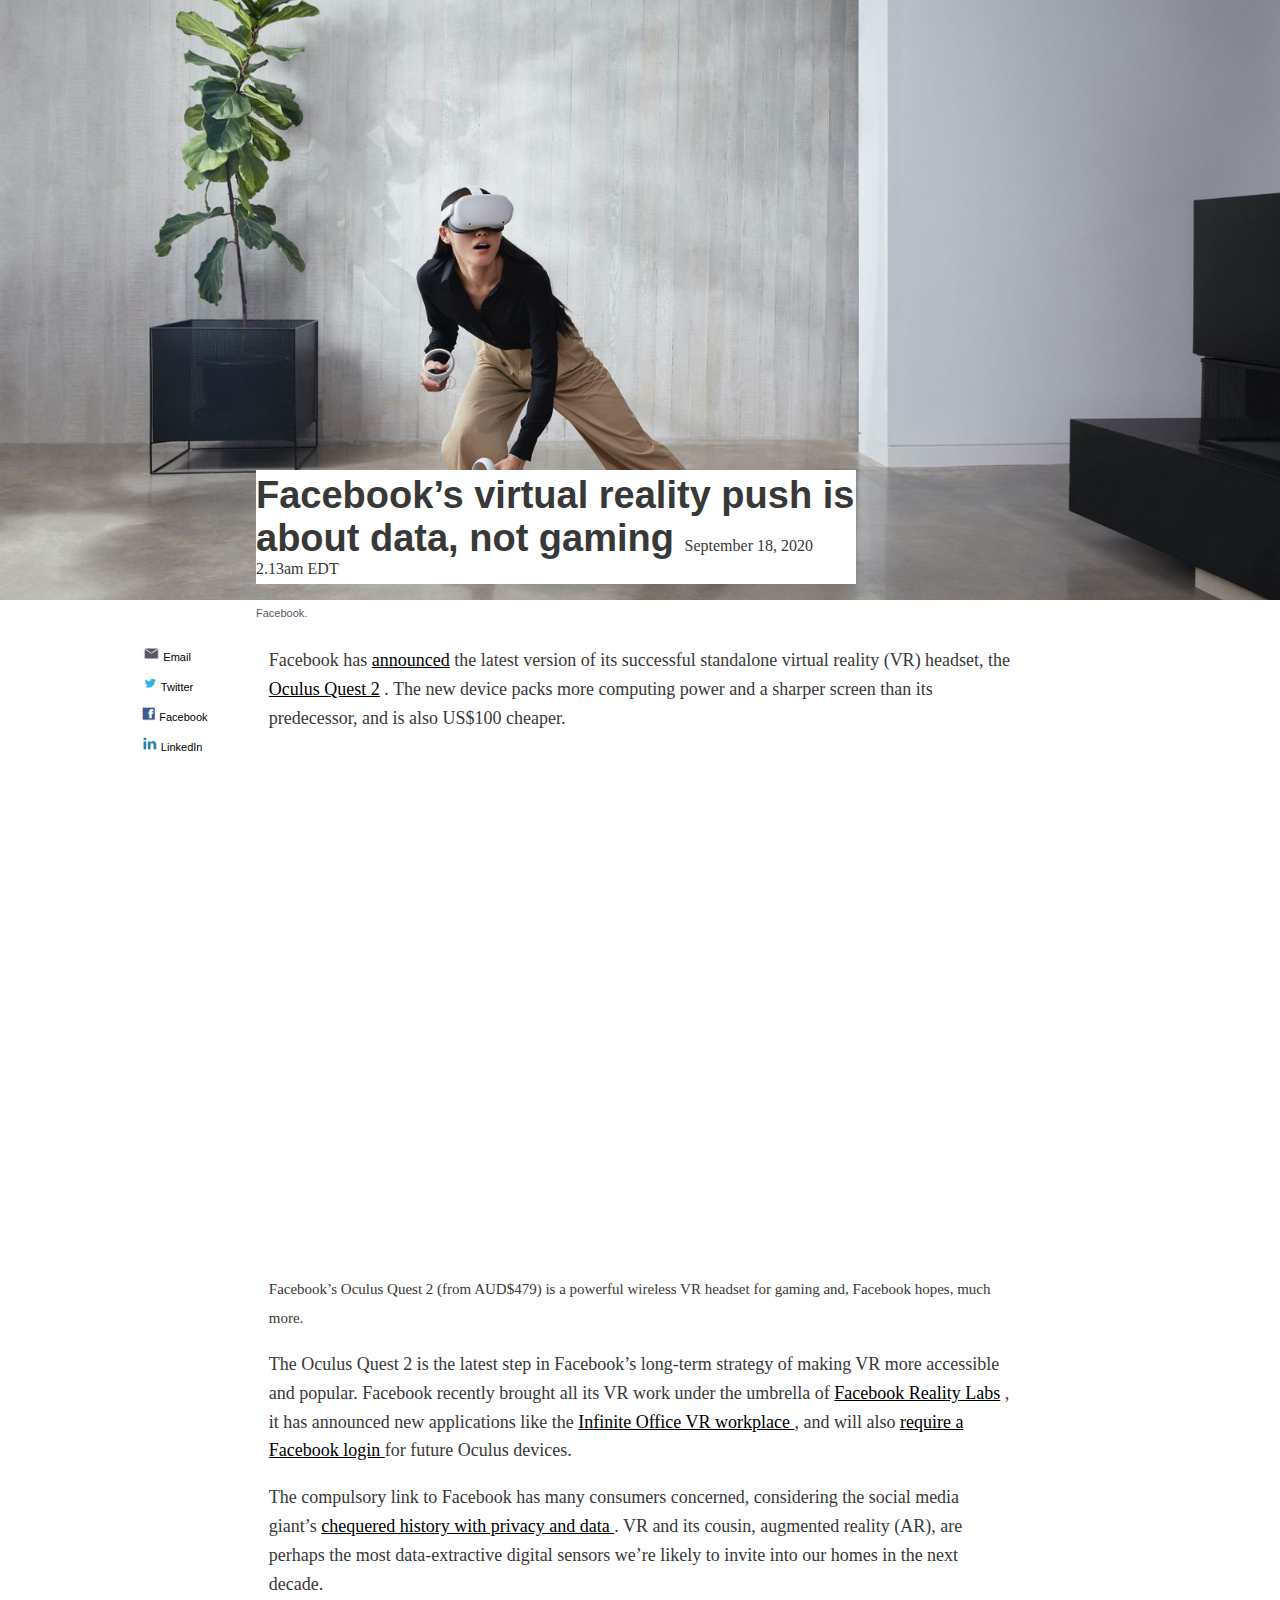
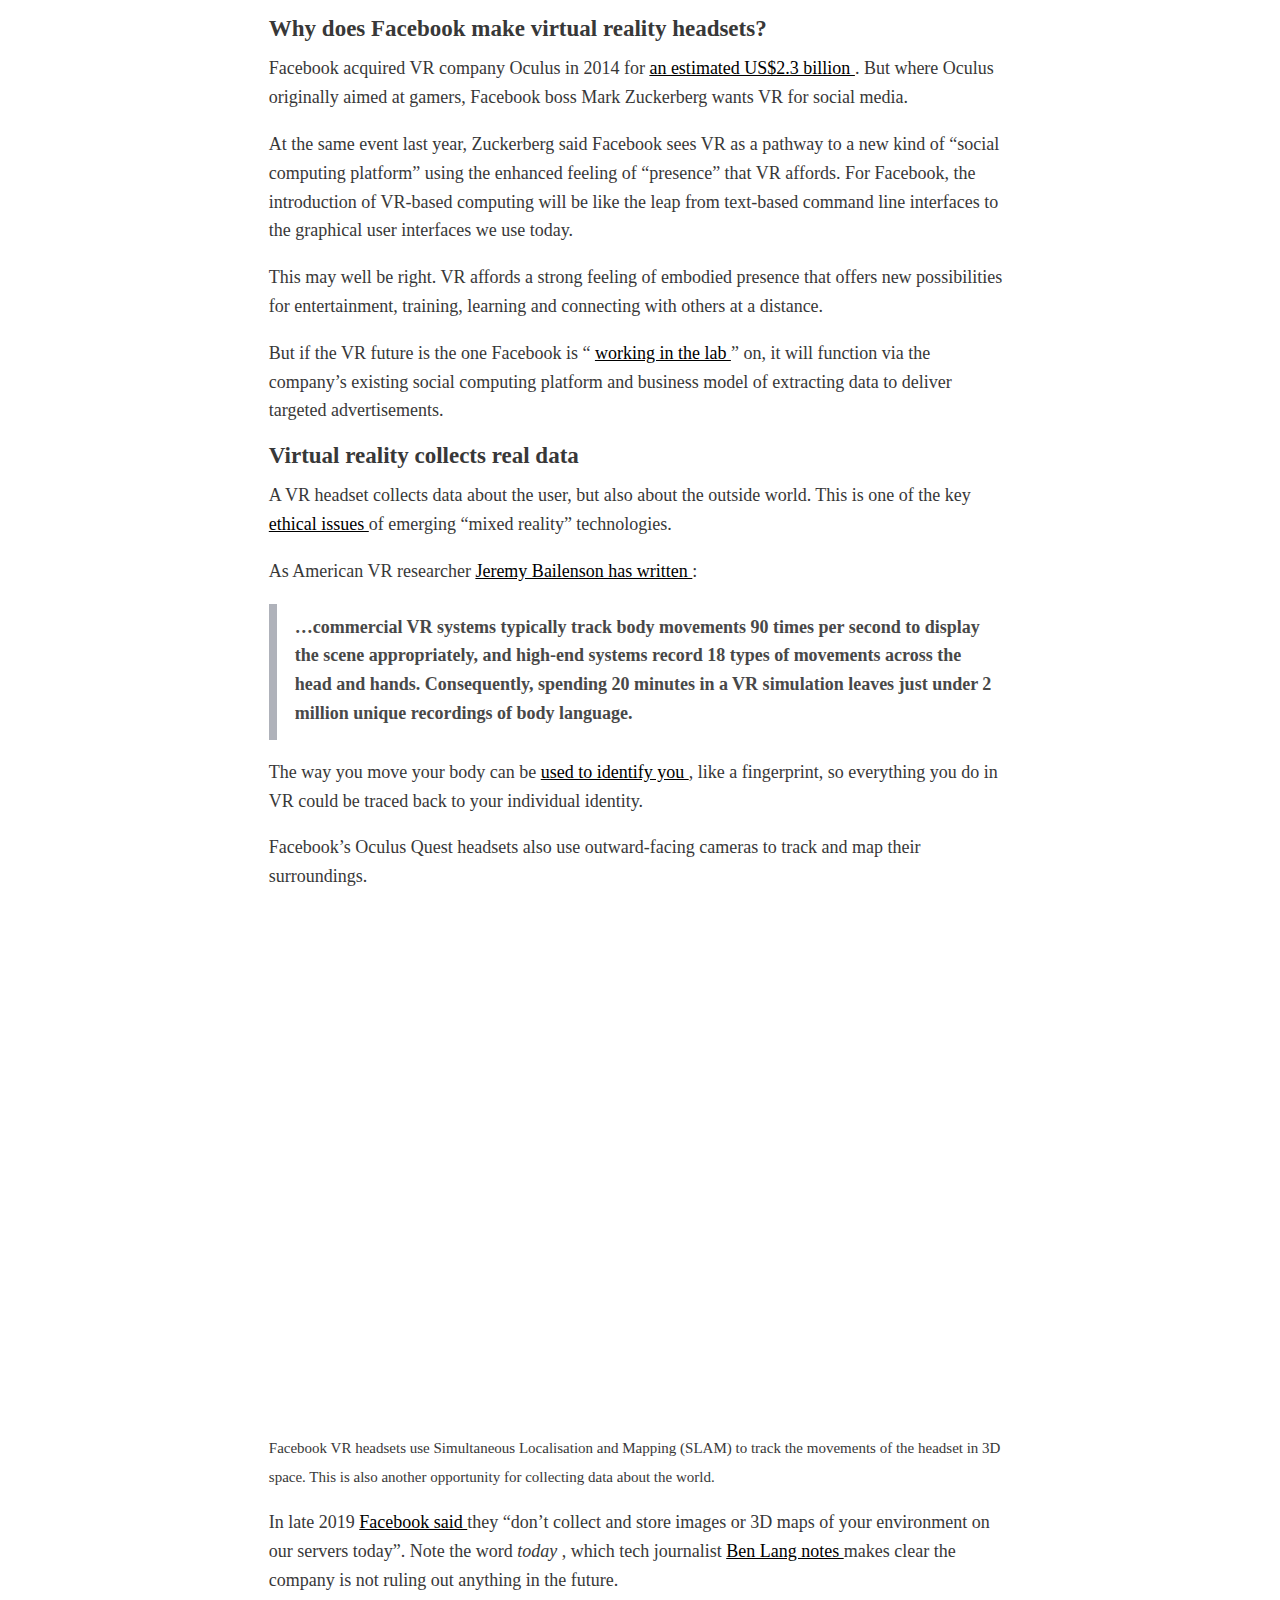
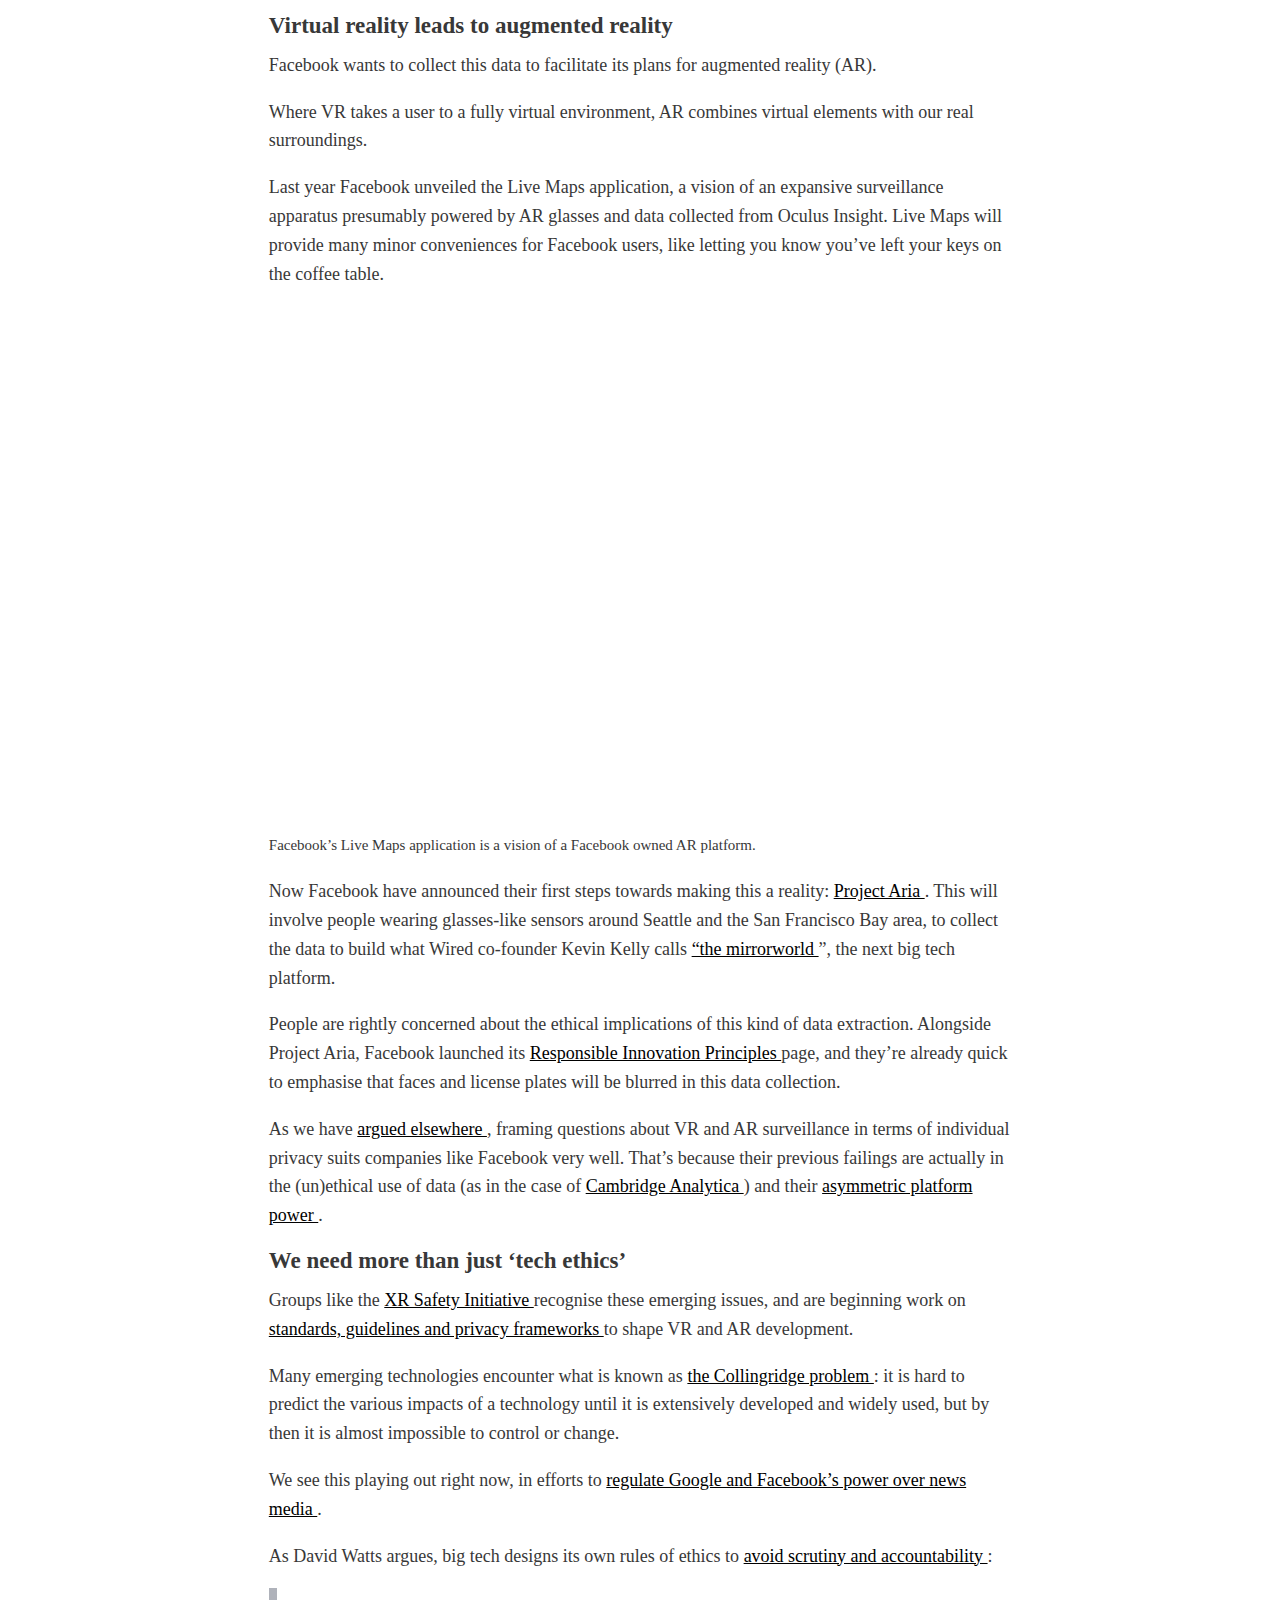
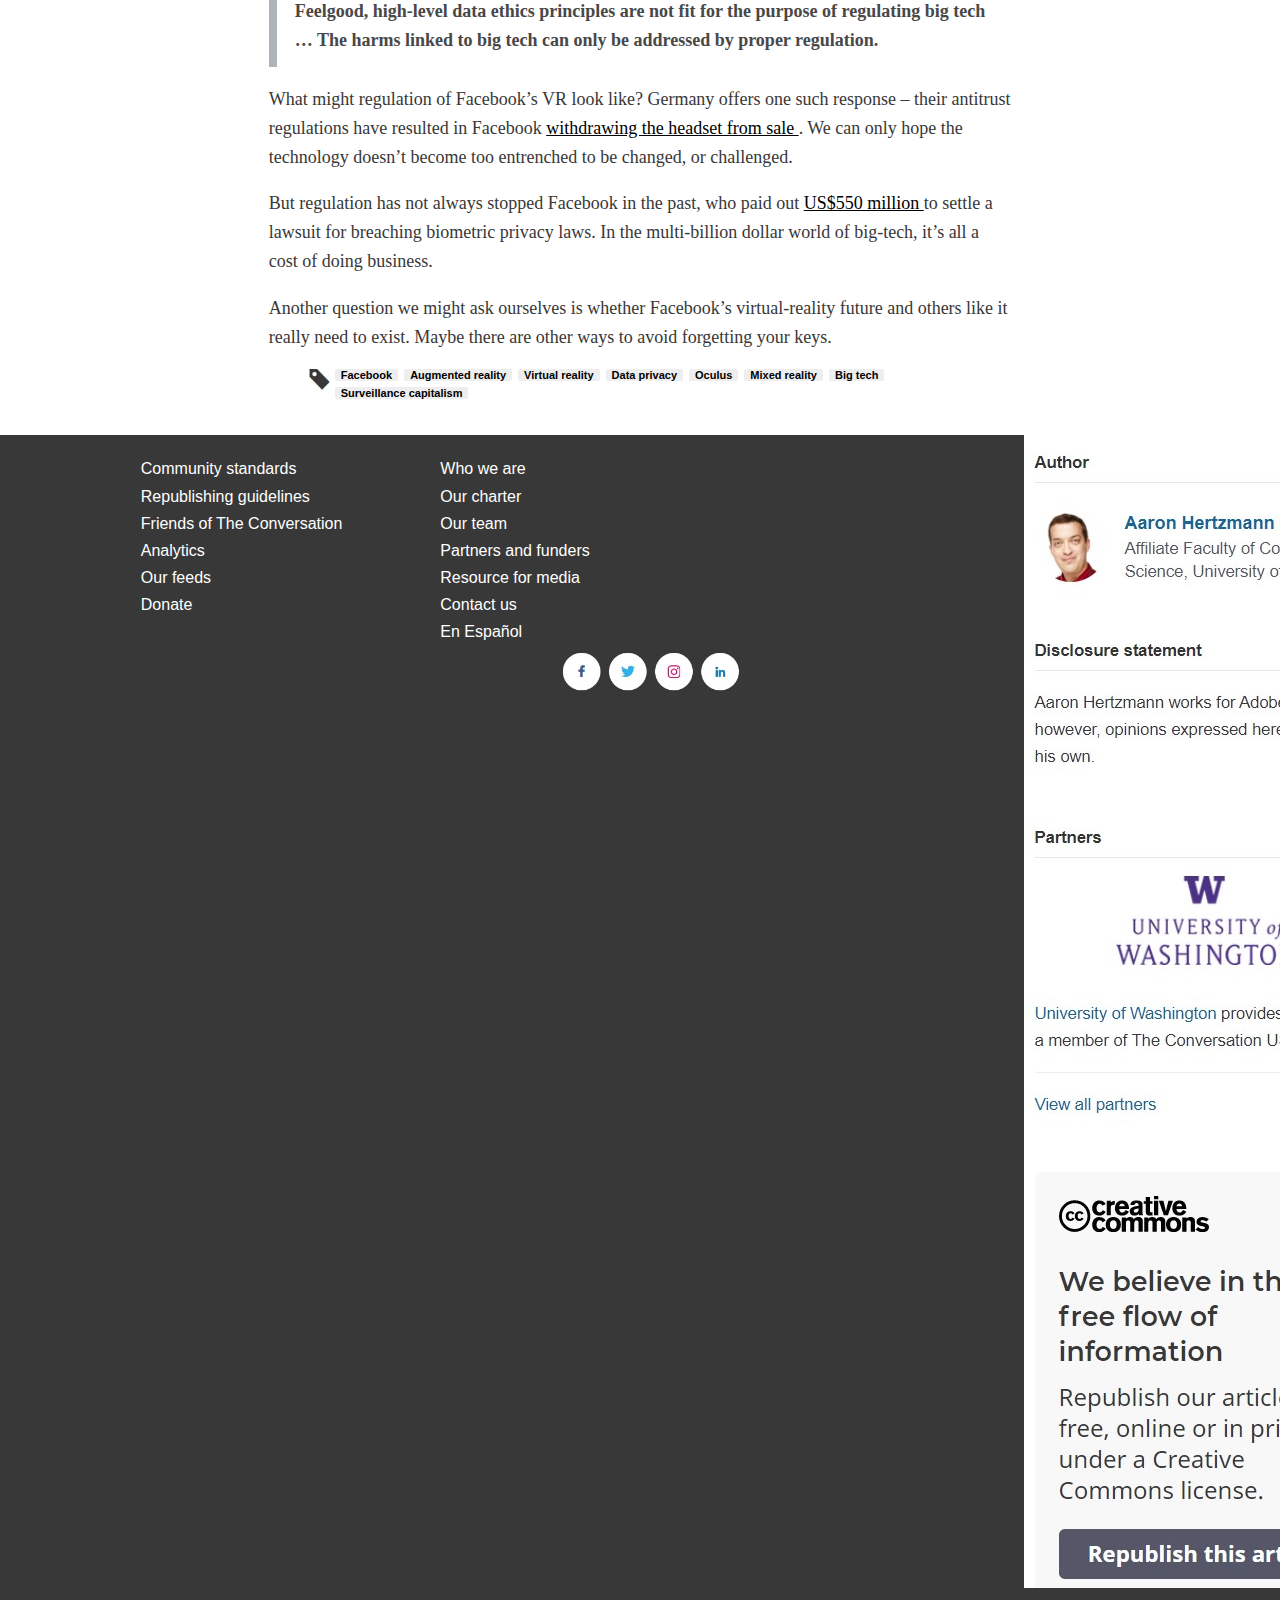
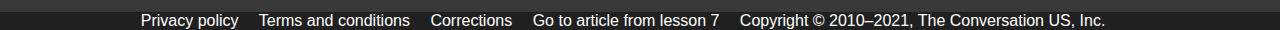
<file: index.html>
<! -- Source news https://theconversation.com/facebooks-virtual-reality-push-is-about-data-not-gaming-145730 -->
<!DOCTYPE html>
<html lang="en">
	<head>
		<meta charset="UTF-8">
		<meta name="viewport" content="width=device-width, initial-scale=1.0">
		<link rel="stylesheet" href="css/style.css">
		<title>
			Facebook's virtual reality push is about data, not gaming
		</title>
	</head>
	<body>
		<div class="main-title">
			<figure>
				<img class="main-image" src="img/1/1.1.jpg" alt="Woman playing with Facebook's new Oculus Quest 2"/>
				<figcaption>
					Facebook.
				</figcaption>
			</figure>
			<div class="title-text">
				<h1>
					Facebook’s virtual reality push is about data, not gaming
				</h1>
				<time datetime="2020-09-18T06:13:45Z" itemprop="datePublished" content="2020-09-18T06:13:45Z">
					September 18, 2020 2.13am EDT
				</time>
			</div>
		</div>
		<div class="three-column">
			<aside class="sidebar-left">
				<ul>
					<li>
						<a target="_blank" href="mailto:?subject=Why%20would%20anyone%20buy%20crypto%20art%20%E2%80%93%2
						0let%20alone%20spend%20millions%20on%20what%27s%20essentially%20a%20link%20to%20a%20JPEG%20file%
						3F%20%E2%80%94%20The%20Conversation&amp;body=Hi.%20I%20found%20an%20article%20that%20you%20might
						%20like%3A%20%22Why%20would%20anyone%20buy%20crypto%20art%20%E2%80%93%20let%20alone%20spend%20mi
						llions%20on%20what%27s%20essentially%20a%20link%20to%20a%20JPEG%20file%3F%22%20%E2%80%94%20https
						%3A%2F%2Ftheconversation.com%2Fwhy-would-anyone-buy-crypto-art-let-alone-spend-millions-on-whats
						-essentially-a-link-to-a-jpeg-file-157115">
							<img src="img/icons/icon-email.jpg" alt="">
							Email
						</a>
					</li>
					<li>
						<a data-url="https://theconversation.com/why-would-anyone-buy-crypto-art-let-alone-spend-million
						s-on-whats-essentially-a-link-to-a-jpeg-file-157115" data-id="157115" target="_blank"
						 href="http://twitter.com/intent/tweet?text=Why+would+anyone+buy+crypto+art+%E2%80%93+let+alone+
						 spend+millions+on+what%27s+essentially+a+link+to+a+JPEG+file%3F&amp;url=https%3A%2F%2Ftheconver
						 sation.com%2Fwhy-would-anyone-buy-crypto-art-let-alone-spend-millions-on-whats-essentially-a-li
						 nk-to-a-jpeg-file-157115%3Futm_source%3Dtwitter%26utm_medium%3Dbylinetwitterbutton&amp;utm_camp
						 aign=none&amp;via=ConversationUS">
							<img src="img/icons/icon-twitter.jpg" alt="">
							Twitter
						</a>
					</li>
					<li>
					<a data-url="https://theconversation.com/why-would-anyone-buy-crypto-art-let-alone-spend-millions-on
					-whats-essentially-a-link-to-a-jpeg-file-157115" data-id="157115" target="_blank" href="http://www.f
					acebook.com/sharer.php?u=https%3A%2F%2Ftheconversation.com%2Fwhy-would-anyone-buy-crypto-art-let-alo
					ne-spend-millions-on-whats-essentially-a-link-to-a-jpeg-file-157115%3Futm_source%3Dfacebook%26utm_me
					dium%3Dbylinefacebookbutton">
						<img src="img/icons/icon-facebook.jpg" alt="">
						Facebook
					</a>
					</li>
					<li>
						<a data-url="https://theconversation.com/why-would-anyone-buy-crypto-art-let-alone-spend-million
						s-on-whats-essentially-a-link-to-a-jpeg-file-157115" data-id="157115" target="_blank"
						 href="http://www.linkedin.com/shareArticle?mini=true&amp;source=The+Conversation&amp;summary=As
						 +an+%5Bacademic+researcher%5D%28https%3A%2F%2Fscholar.google.com%2Fcitations%3Fuser%3DZcWO2AEAA
						 AAJ%26hl%3Den%26oi%3Dao%29%2C+developer+of+artistic+technology+and+amateur+artist%2C+I+was+quit
						 e+skeptical+about+crypto+art+when+%5BI+...&amp;title=Why+would+anyone+buy+crypto+art+%E2%80%93+
						 let+alone+spend+millions+on+what%27s+essentially+a+link+to+a+JPEG+file%3F&amp;url=https%3A%2F%2
						 Ftheconversation.com%2Fwhy-would-anyone-buy-crypto-art-let-alone-spend-millions-on-whats-essent
						 ially-a-link-to-a-jpeg-file-157115%3Futm_source%3Dlinkedin%26utm_medium%3Dbylinelinkedinbutton">
							<img src="img/icons/icon-linkedin.jpg" alt="">
							LinkedIn
						</a>
					</li>
				</ul>
			</aside>
		<div class="main-content">
			<p>
				Facebook has <a href="https://www.facebookconnect.com/en"> announced</a>
				the latest version of its successful standalone virtual reality (VR) headset, the
				 <a href="https://www.theverge.com/21437674/oculus-quest-2-review-features-photos">Oculus Quest 2</a>
				. The new device packs more computing power and a sharper screen than its predecessor,
				 and is also US$100 cheaper.
			</p>
			<iframe width="880" height="520" src="https://www.youtube.com/embed/ATVGl9wOJsM?wmode=transparent&amp;start=0"
			 frameborder="0" allowfullscreen="">
			</iframe>
			<p>
				<small>
					Facebook’s Oculus Quest 2 (from AUD$479) is a powerful wireless VR headset for gaming and,
					Facebook hopes, much more.
				</small>
			</p>
			<p>
				The Oculus Quest 2 is the latest step in Facebook’s long-term strategy of making VR more accessible and
				 popular. Facebook recently brought all its VR work under the umbrella of
				  <a href="https://about.fb.com/realitylabs/">Facebook Reality Labs</a>
				, it has announced new applications like the
				 <a href="https://techcrunch.com/2020/09/16/facebook-debuts-infinite-office-a-virtual-reality-office-space/">
					Infinite Office VR workplace
				</a>
				, and will also
				 <a href="https://www.theverge.com/2020/8/19/21375118/
				oculus-facebook-account-login-data-privacy-controversy-developers-competition">
					require a Facebook login
				</a>
				for future Oculus devices.
			</p>
			<p>
				The compulsory link to Facebook has many consumers concerned, considering the social media giant’s
				 <a href="https://theconversation.com/
				why-the-business-model-of-social-media-giants-like-facebook-is-incompatible-with-human-rights-94016">
					chequered history with privacy and data
				</a>
				. VR and its cousin, augmented reality (AR), are perhaps the most data-extractive digital sensors we’re
				likely to invite into our homes in the next decade.
			</p>
			<h2>
				Why does Facebook make virtual reality headsets?
			</h2>
			<p>
				Facebook acquired VR company Oculus in 2014 for
				 <a href="https://www.theguardian.com/technology/2014/jul/22/
				facebook-oculus-rift-acquisition-virtual-reality">
					an estimated US$2.3 billion
				</a>
				. But where Oculus originally aimed at gamers, Facebook boss Mark Zuckerberg wants VR for social media.
			</p>
			<p>
				At the same event last year, Zuckerberg said Facebook sees VR as a pathway to a new kind of
				 “social computing platform” using the enhanced feeling of “presence” that VR affords. For Facebook,
				the introduction of VR-based computing will be like the leap from text-based command line interfaces
				to the graphical user interfaces we use today.
			</p>
			<p>
				This may well be right. VR affords a strong feeling of embodied presence that offers new possibilities
				for entertainment, training, learning and connecting with others at a distance.
			</p>
			<p>
				But if the VR future is the one Facebook is “
				<a href="https://www.facebook.com/TechAtFacebook/videos/807207240014945/">
					working in the lab
				</a>
				” on, it will function via the company’s existing social computing platform and business model of
				extracting data to deliver targeted advertisements.
			</p>
			<h2>
				Virtual reality collects real data
			</h2>
			<p>
				A VR headset collects data about the user, but also about the outside world. This is one of the key
				 <a href="https://ses.library.usyd.edu.au/bitstream/handle/2123/22485/
				ETHICAL%20IMPLICATIONS.pdf?sequence=2&amp;isAllowed=y">
					ethical issues
				</a>
				of emerging “mixed reality” technologies.
			</p>
			<p>
				As American VR researcher
				 <a href="https://vhil.stanford.edu/pubs/2018/protecting-nonverbal-data-tracked-in-virtual-reality/">
					Jeremy Bailenson has written
				</a>
				:
			</p>
			<blockquote>
				…commercial VR systems typically track body movements 90 times per second to display the scene
				appropriately, and high-end systems record 18 types of movements across the head and hands.
				Consequently, spending 20 minutes in a VR simulation leaves just under 2 million unique
				recordings of body language.
			</blockquote>
			<p>
				The way you move your body can be
				 <a href="https://dl.acm.org/doi/10.1145/3290605.3300340">
					used to identify you
				</a>
				, like a fingerprint, so everything you do in VR could be traced back to your individual identity.
			</p>
			<p>
				Facebook’s Oculus Quest headsets also use outward-facing cameras to track and map their surroundings.
			</p>
			<iframe width="880" height="520" src="https://www.youtube.com/embed/nrj3JE-NHMw?wmode=transparent&amp;start=0"
			frameborder="0" allowfullscreen="">
			</iframe>
			<p>
				<small>
					Facebook VR headsets use Simultaneous Localisation and Mapping (SLAM) to track the movements of the
					headset in 3D space. This is also another opportunity for collecting data about the world.
				</small>
			</p>
			<p>
				In late 2019
				 <a href="https://www.roadtovr.com/oculus-quest-camera-privacy-rift-s-facebook/">
					Facebook said
				</a>
				they “don’t collect and store images or 3D maps of your environment on our servers today”. Note the word 
				<em>
					today
				</em>
				, which tech journalist
				 <a href="https://www.roadtovr.com/oculus-quest-camera-privacy-rift-s-facebook/">
					Ben Lang notes
				</a>
				makes clear the company is not ruling out anything in the future.
			</p>
			<h2>
				Virtual reality leads to augmented reality
			</h2>
			<p>
				Facebook wants to collect this data to facilitate its plans for augmented reality (AR).
			</p>
			<p>
				Where VR takes a user to a fully virtual environment, AR combines virtual elements
				with our real surroundings.
			</p>
			<p>
				Last year Facebook unveiled the Live Maps application, a vision of an expansive surveillance
				apparatus presumably powered by AR glasses and data collected from Oculus Insight. Live Maps will
				provide many minor conveniences for Facebook users, like letting you know you’ve left your
				keys on the coffee table.
			</p>
			<iframe width="880" height="520" src="https://www.youtube.com/embed/JTa8zn0RNVM?wmode=transparent&amp;start=0"
			frameborder="0" allowfullscreen="">
			</iframe>
			<p>
				<small>
					Facebook’s Live Maps application is a vision of a Facebook owned AR platform.
				</small>
			</p>
			<p>
				Now Facebook have announced their first steps towards making this a reality:
				<a href="https://about.fb.com/realitylabs/projectaria/">
					Project Aria
				</a>
				. This will involve people wearing glasses-like sensors around Seattle and the San Francisco Bay area,
				to collect the data to build what Wired co-founder Kevin Kelly calls
				 <a href="https://www.wired.com/story/mirrorworld-ar-next-big-tech-platform/">
					“the mirrorworld
				</a>
				”, the next big tech platform.
			</p>
			<p>
				People are rightly concerned about the ethical implications of this kind of data extraction.
				Alongside Project Aria, Facebook launched its
				 <a href="https://about.fb.com/realitylabs/responsible-innovation-principles/">
					Responsible Innovation Principles
				</a>
				page, and they’re already quick to emphasise that faces and license plates will
				be blurred in this data collection.
			</p>
			<p>
				As we have
				 <a href="http://marcuscarter.com/wp-content/uploads/2020/09/
				Oculus-Imaginaries-New-Media-and-Society-Egliston-and-Carter-Final-Accepted-Version.pdf">
					argued elsewhere
				</a>
				, framing questions about VR and AR surveillance in terms of individual privacy suits companies
				like Facebook very well. That’s because their previous failings are actually in the (un)ethical use
				of data (as in the case of
				 <a href="https://www.wired.com/amp-stories/cambridge-analytica-explainer/">
					Cambridge Analytica
				</a>
				) and their
				<a href="https://www.tandfonline.com/doi/full/10.1080/24701475.2019.1593667">
					asymmetric platform power
				</a>
				.
			</p>
			<h2>
				We need more than just ‘tech ethics’
			</h2>
			<p>
				Groups like the
				 <a href="https://xrsi.org/who-we-are">
					XR Safety Initiative
				</a>
				recognise these emerging issues, and are beginning work on
				 <a href="https://xrsi.org/publication/the-xrsi-privacy-framework">
					standards, guidelines and privacy frameworks
				 </a>
				to shape VR and AR development.
			</p>
			<p>
				Many emerging technologies encounter what is known as
				 <a href="https://en.wikipedia.org/wiki/Collingridge_dilemma">
					the Collingridge problem
				</a>
				: it is hard to predict the various impacts of a technology until it is extensively developed
				and widely used, but by then it is almost impossible to control or change.
			</p>
			<p>
				We see this playing out right now, in efforts to
				 <a href="https://theconversation.com/facebook
				-and-google-used-to-be-the-future-of-news-but-now-media-companies-need-more-strings-to-their-bow-145024">
					regulate Google and Facebook’s power over news media
				</a>
				.
			</p>
			<p>
				As David Watts argues, big tech designs its own rules of ethics to
				 <a href="https://theconversation.com/how-big-tech-
				designs-its-own-rules-of-ethics-to-avoid-scrutiny-and-accountability-113457">
					avoid scrutiny and accountability
				</a>
				:
			</p>
			<blockquote>
				Feelgood, high-level data ethics principles are not fit for the purpose of regulating big tech …
				The harms linked to big tech can only be addressed by proper regulation.
			</blockquote>
			<p>
				What might regulation of Facebook’s VR look like? Germany offers one such response – their antitrust
				regulations have resulted in Facebook
				 <a href="https://www.competitionpolicyinternational.com/oculus-to-pause-german-sales-over-antitrust-issue/">
					withdrawing the headset from sale
				</a>
				. We can only hope the technology doesn’t become too entrenched to be changed, or challenged.
			</p>
			<p>
				But regulation has not always stopped Facebook in the past, who paid out
				<a href="https://www.nytimes.com/2020/01/29/technology/facebook-privacy-lawsuit-earnings.html#:%7E:
				text=Facebook%20said%20on%20Wednesday%20that,social%20network's%20data%2Dmining%20practices.">
					US$550 million
				</a>
				to settle a lawsuit for breaching biometric privacy laws. In the multi-billion dollar world of
				big-tech, it’s all a cost of doing business.
			</p>
			<p>
				Another question we might ask ourselves is whether Facebook’s virtual-reality future and others like
				it really need to exist. Maybe there are other ways to avoid forgetting your keys.
			</p>
			<div class="tags-container">
				<ul>
					<img class="tag-icon" src="img/icons/icon-tag.jpg" alt="tags">
					<li class="tag">
						<a href="/topics/facebook-108">Facebook</a>
					  </li>
					  <li class="tag">
						<a href="/topics/augmented-reality-2801">Augmented reality</a>
					  </li>
					  <li class="tag">
						<a href="/topics/virtual-reality-5439">Virtual reality</a>
					  </li>
					  <li class="tag">
						<a href="/topics/data-privacy-9381">Data privacy</a>
					  </li>
					  <li class="tag">
						<a href="/topics/oculus-46153">Oculus</a>
					  </li>
					  <li class="tag">
						<a href="/topics/mixed-reality-49120">Mixed reality</a>
					  </li>
					  <li class="tag">
						<a href="/topics/big-tech-68454">Big tech</a>
					  </li>
					  <li class="tag">
						<a href="/topics/surveillance-capitalism-72600">Surveillance capitalism</a>
					  </li>
				</ul>
			</div>
		</div>
		<div class="sidebar-right">
			<img src="img/temp/left-sidebar.jpg" alt="Right Sidebar">
		</div>
		</div>
		<div class="pre-footer-container">
			<div class=pre-footer>
				<div>
					<ul class=four-column>
						<li>
							<a href="/us/community-standards">
								Community standards
							</a>
						</li>
						<li>
							<a href="/us/republishing-guidelines">
								Republishing guidelines
							</a>
						</li>
						<li>
							<a href="/us/friends">
								Friends of The Conversation
							</a>
						</li>
						<li>
							<a href="https://analytics.theconversation.com/us">
								Analytics
							</a>
						</li>
						<li>
							<a href="/us/feeds">
							Our feeds
						</a>
						</li>
						<li>
							<a href="https://donate.theconversation.com/us?utm_source=theconversation.com&amp;utm_medium
							=website&amp;utm_campaign=footer">
								Donate
							</a>
						</li>
					</ul>
				</div>
				<div>
					<ul class=four-column>
						<li>
							<a href="/us/who-we-are">
								Who we are
							</a>
						</li>
						<li>
							<a href="/us/charter">
								Our charter
							</a>
						</li>
						<li>
							<a href="/us/team">
								Our team
							</a>
						</li>
						<li>
							<a href="/us/partners">
								Partners and funders
							</a>
						</li>
						<li>
							<a href="/us/resources-for-media">
								Resource for media
						</a>
						</li>
						<li>
							<a href="/us/contact-us">
								Contact us
							</a>
						</li>
						<li>
							<a href="/us/espanol">
								En Español
							</a>
						</li>
					</ul>
				</div>
				<div class=four-column>
					test text
				</div>
				<div class=four-column>
					<img src="img/icons/socials.jpg" alt="social icons">
				</div>
			</div>
		<div class="clr">
		</div>
		</div>
		</div>
		<div class="footer-wrapper">
			<footer>
				<nav>
					<a href="/us/privacy-policy">Privacy policy</a>
					<a href="/us/terms-and-conditions">Terms and conditions</a>
					<a href="/us/corrections">Corrections</a>
					<a href="news2.html">
						Go to article from lesson 7
					</a>
				</nav>
				<span class="copyright">
					Copyright &copy; 2010–2021,
					<a href="/us/who-we-are">
						The Conversation US, Inc.
					</a>
				</span>
			</footer>
		</div>
	</body>
</html>
</file>
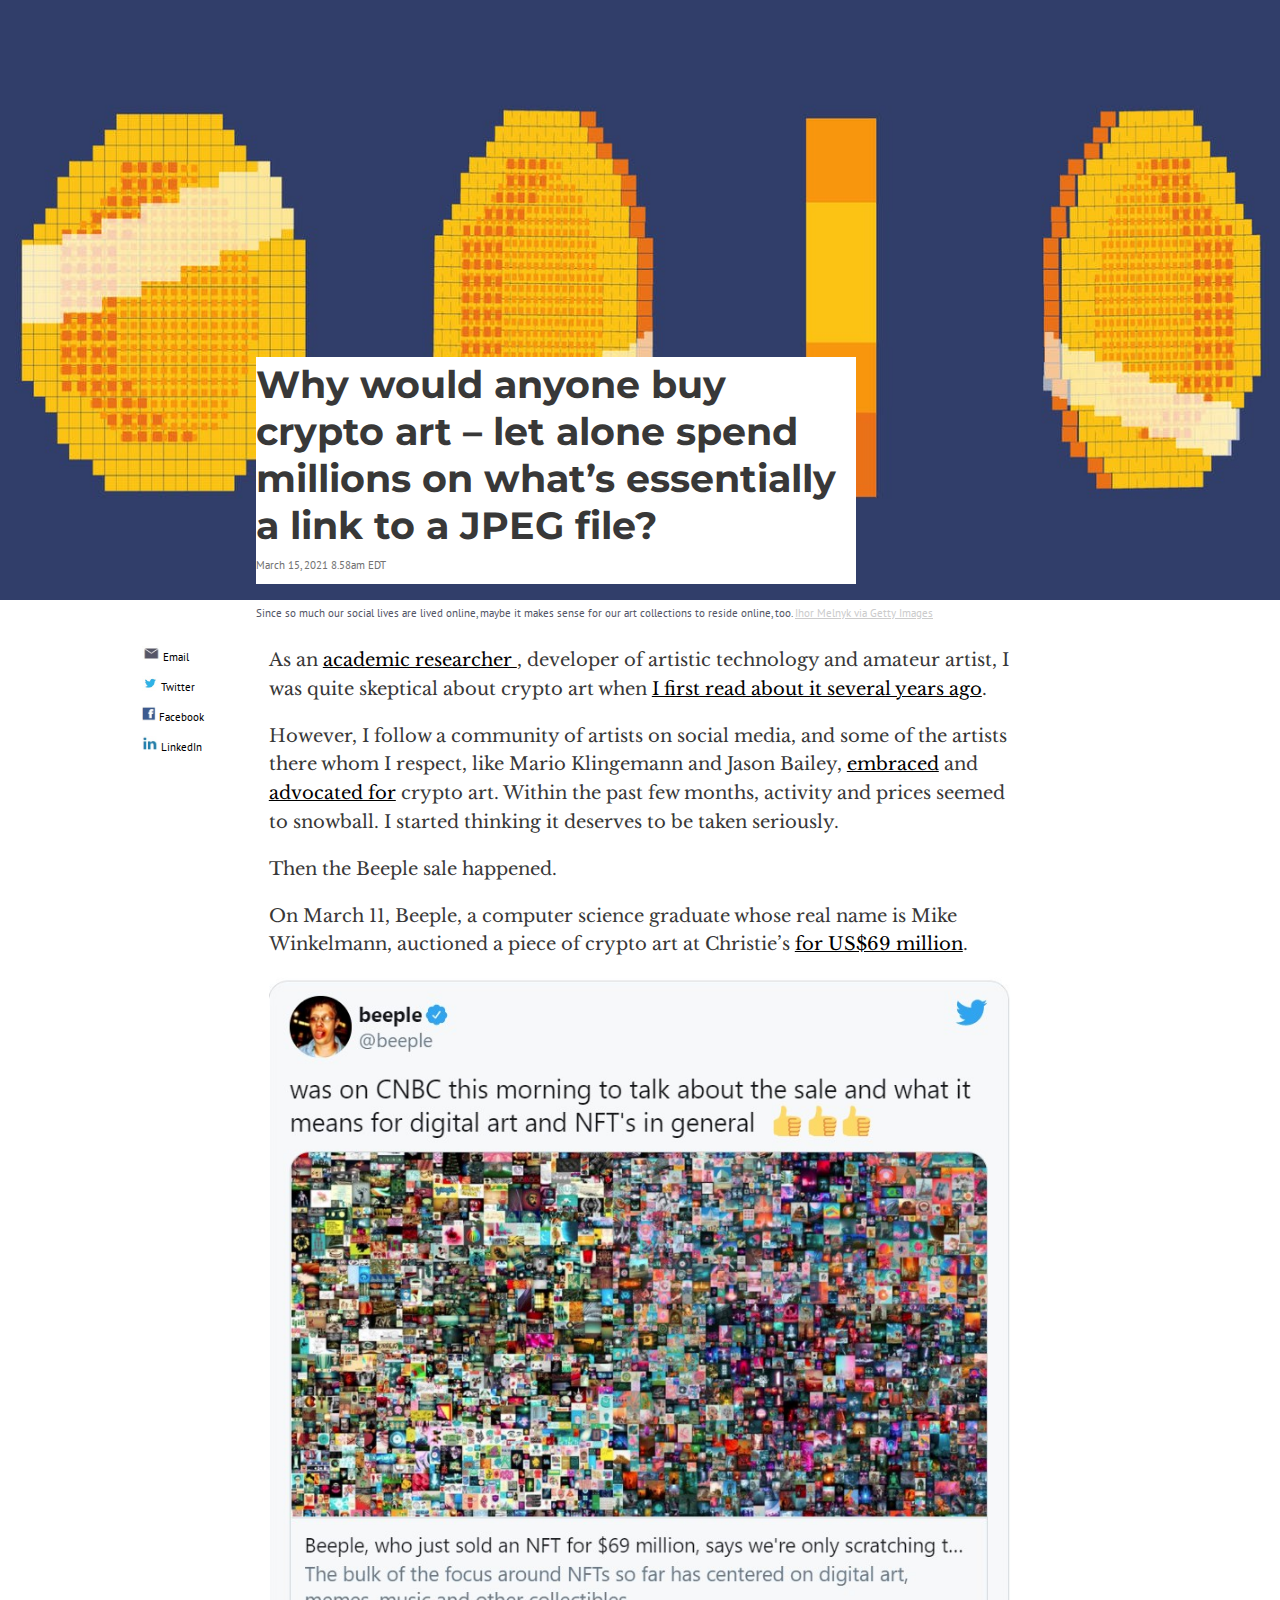
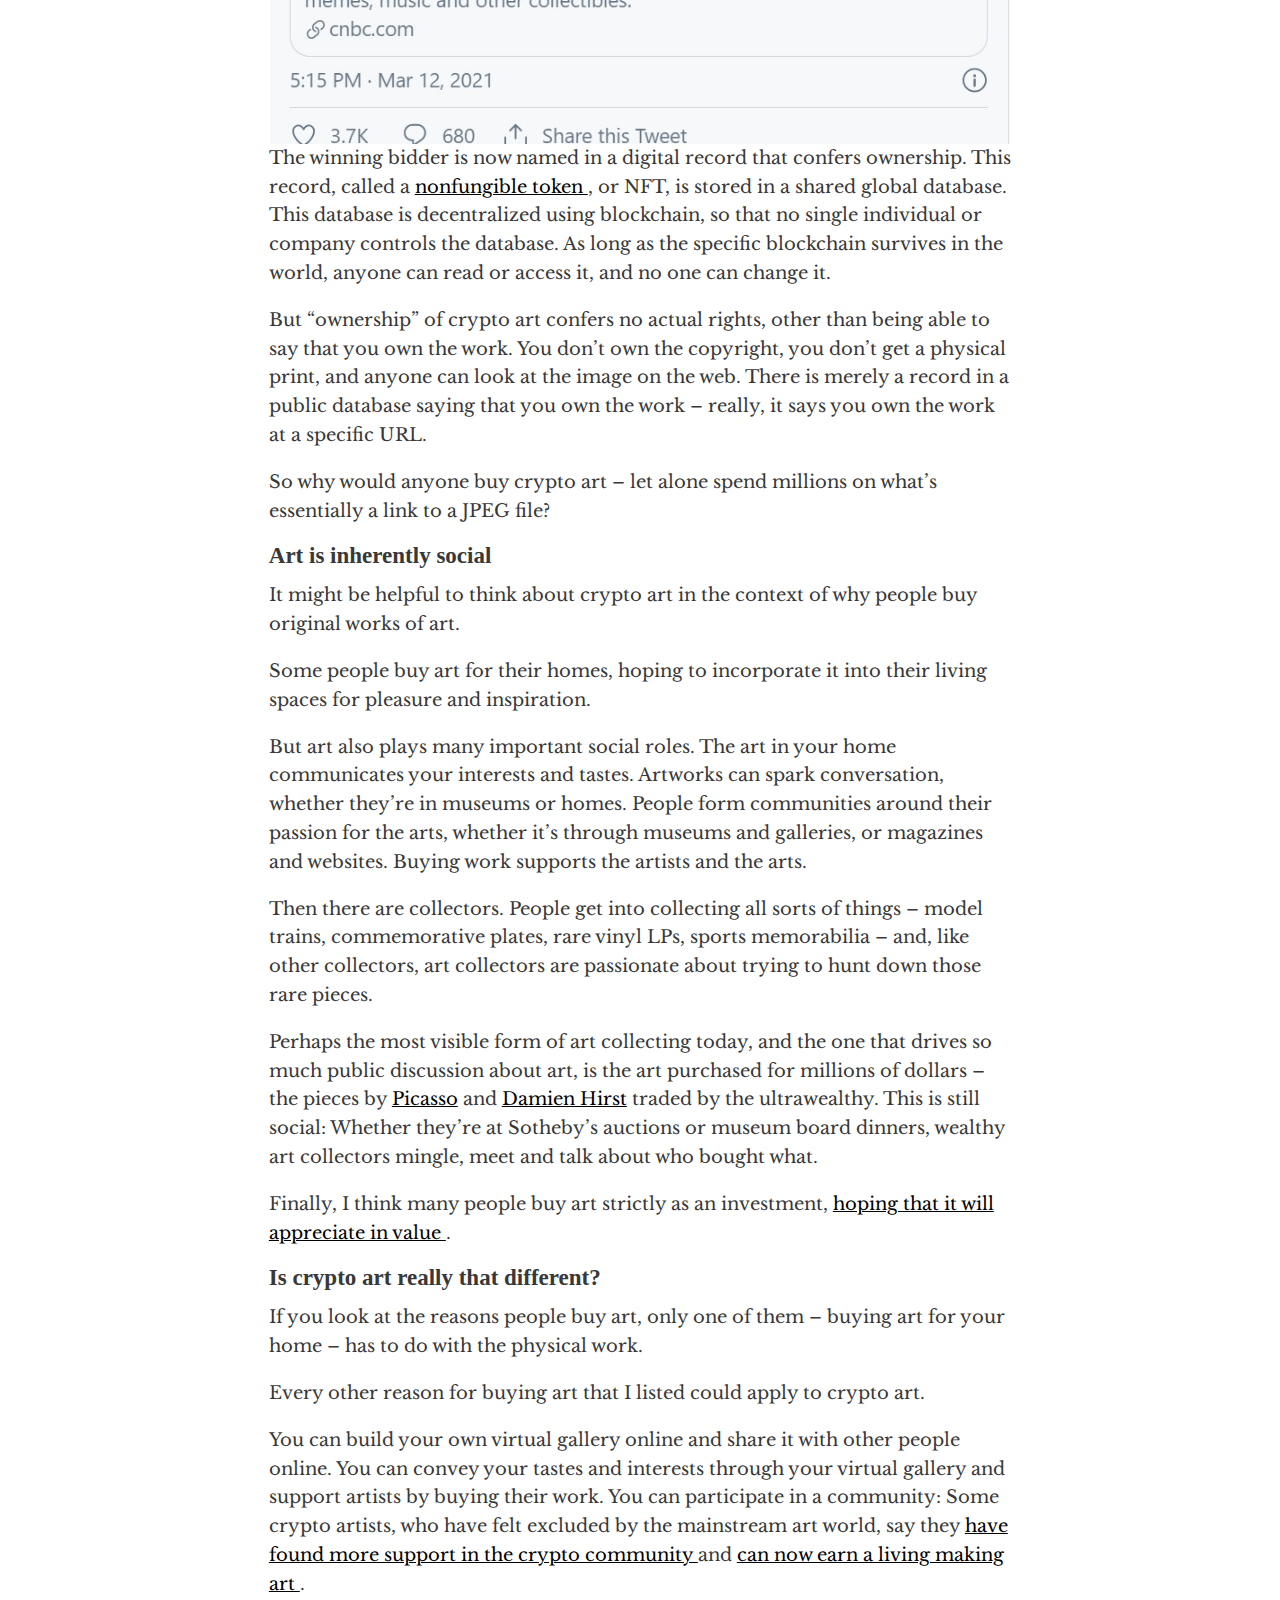
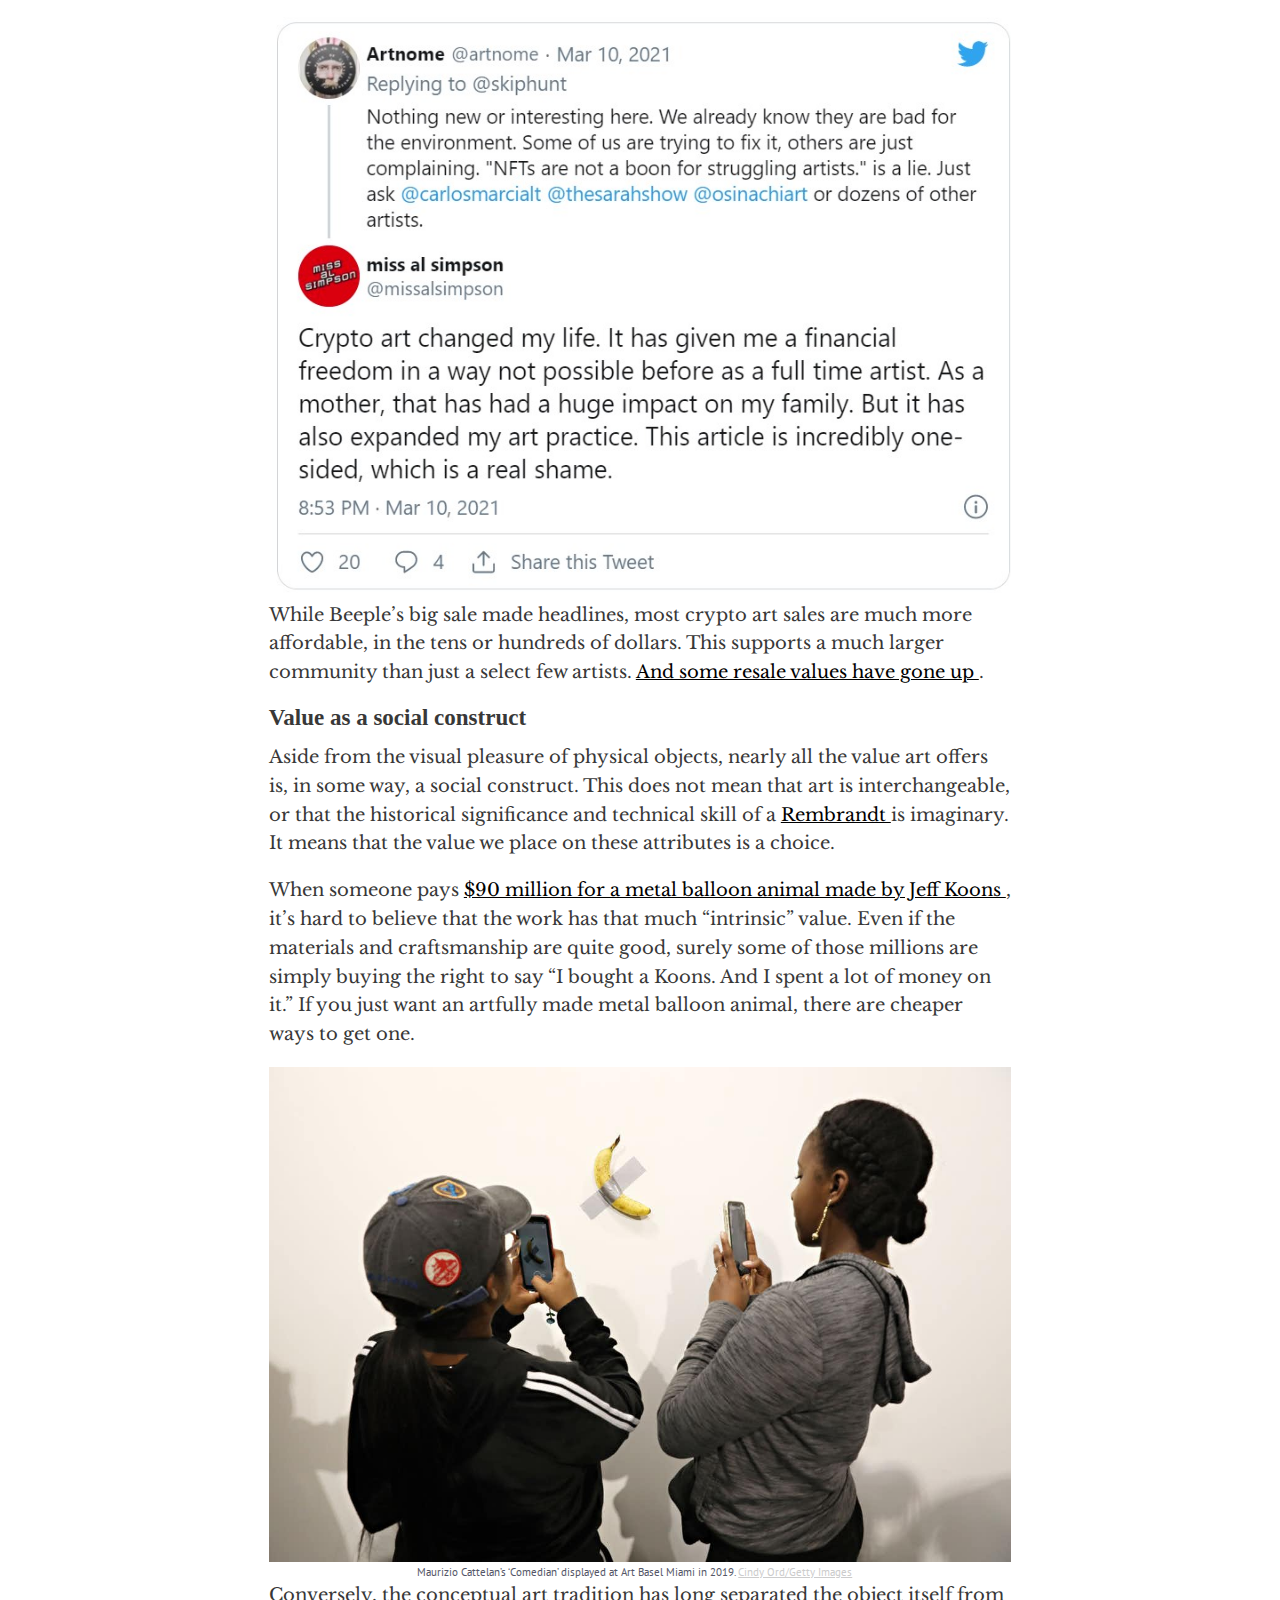
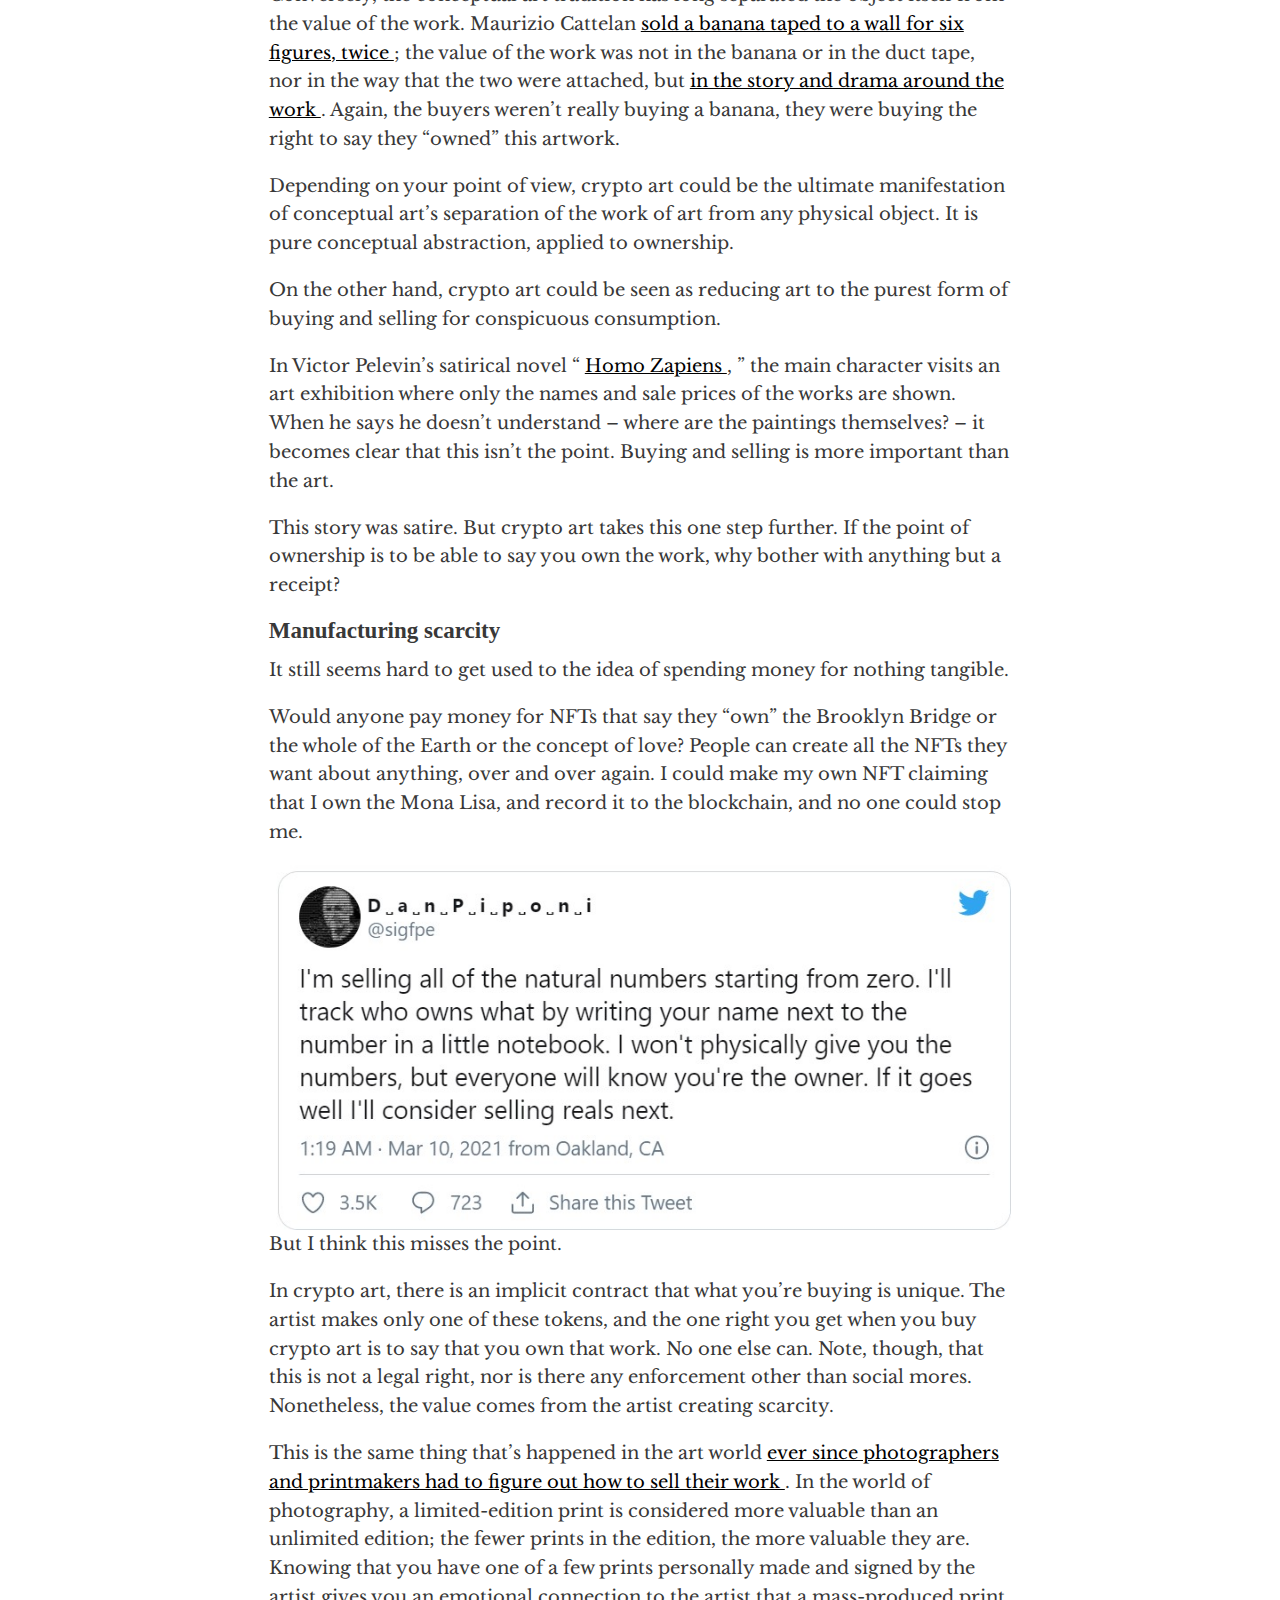
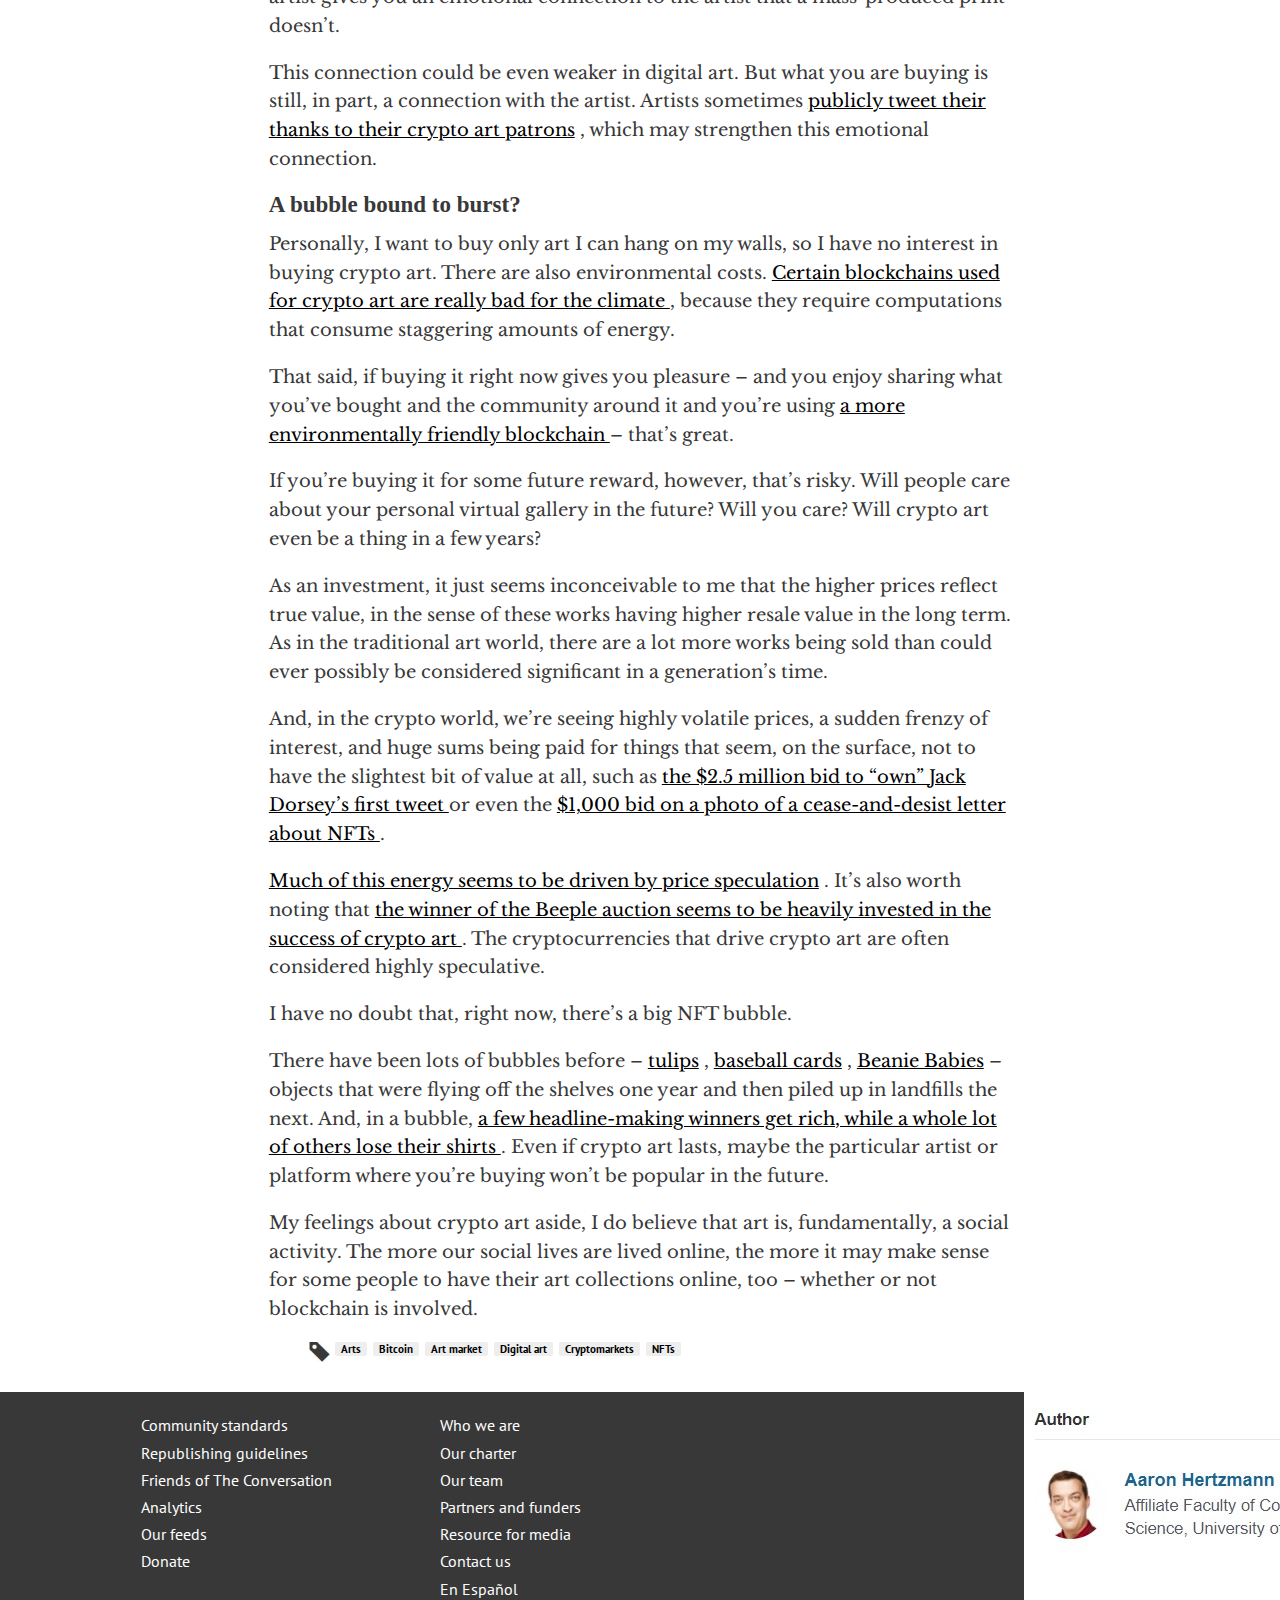
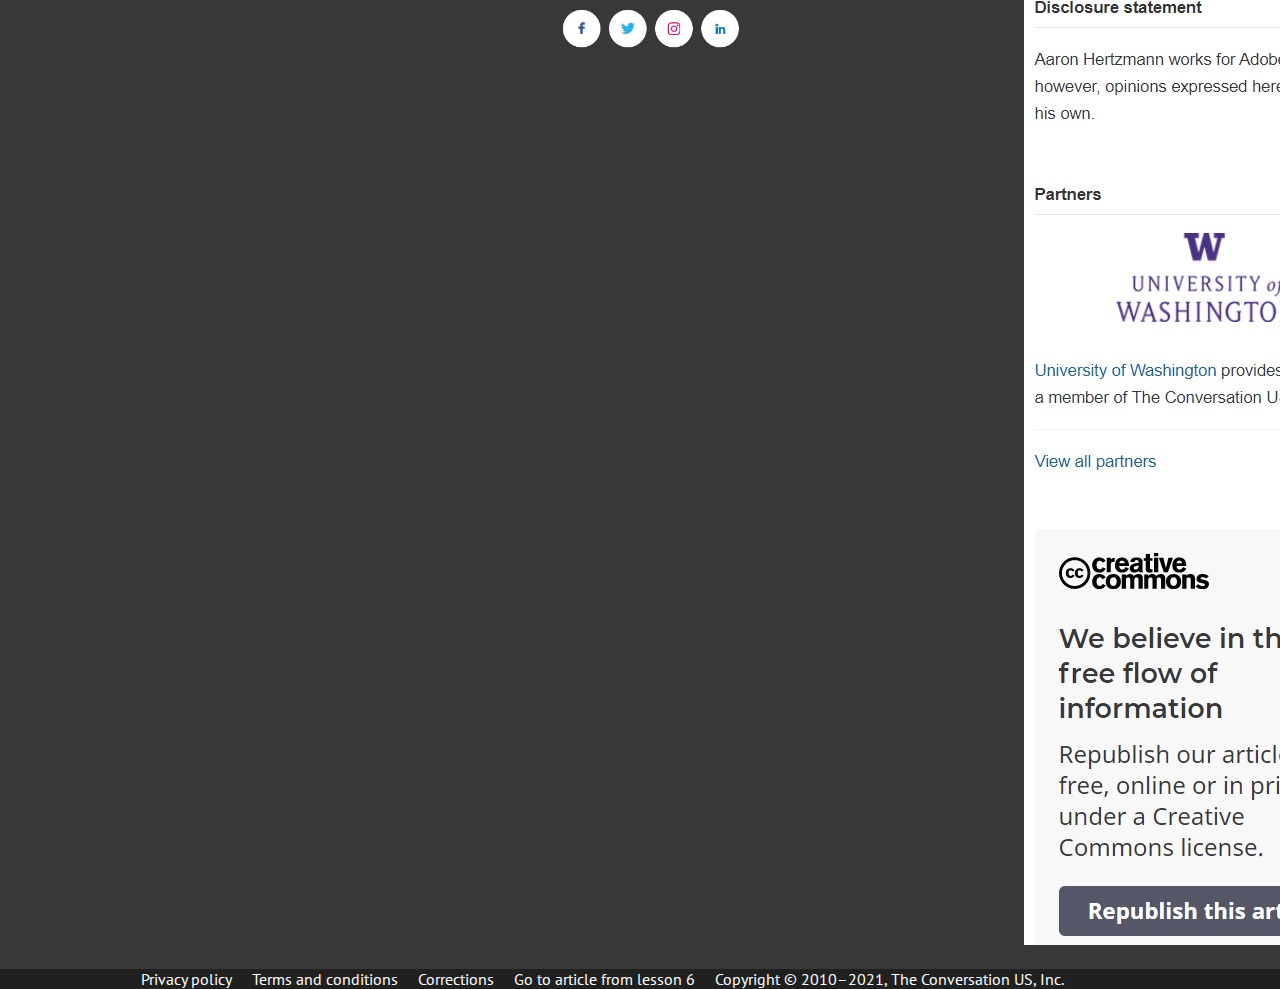
<file: news2.html>
<!--Source news https://theconversation.com/why-would-anyone-buy-crypto-art-let-alone-spend-millions-on-whats-essentially-a-link-to-a-jpeg-file-157115 -->
<!DOCTYPE html>
<html lang="en">
	<head>
		<meta charset="UTF-8">
		<meta http-equiv="X-UA-Compatible" content="IE=edge">
		<meta name="viewport" content="width=device-width, initial-scale=1.0">
		<link rel="preconnect" href="https://fonts.gstatic.com">
		<link href="https://fonts.googleapis.com/css2?family=Libre+Baskerville&display=swap" rel="stylesheet">
		<link href="https://fonts.googleapis.com/css2?family=Montserrat:wght@400;700&family=PT+Sans:wght@400;700&display
		=swap" rel="stylesheet">
		<link rel="stylesheet" href="css/style.css">
		<title>
			Why would anyone buy crypto art – let alone spend millions on what’s essentially a link to a JPEG file?
		</title>
	</head>
	<body>
		<div class="main-title">
			<figure>
				<img class="main-image" src="img/2/2.1.jpg" alt="Digital coin graphic"/>
				<figcaption>
					Since so much our social lives are lived online, maybe it makes sense for
					our art collections to reside online, too. <a class="attribution" class="main-image-subtitle"
					 href="https://www.gettyimages.com/detail/illustration/web-royalty-free-illustration/1162714011?
					 adppopup=true">	Ihor Melnyk via Getty Images</a>
				</figcaption>
			</figure>
			<div class="title-text">
				<h1>
					Why would anyone buy crypto art – let alone spend millions on what’s essentially a link to
					 a JPEG file?
				</h1>
				<p class="no-margin">
					<time class="article-date" datetime="2021-03-15T12:58:55Z" itemprop="datePublished"
					 content="2021-03-15T12:58:55Z">March 15, 2021 8.58am EDT
					</time>
				</p>
			</div>
		</div>
		<div class="three-column">
			<aside class="sidebar-left">
				<ul>
					<li>
						<a target="_blank" href="mailto:?subject=Why%20would%20anyone%20buy%20crypto%20art%20%E2%80%93%2
						0let%20alone%20spend%20millions%20on%20what%27s%20essentially%20a%20link%20to%20a%20JPEG%20file%
						3F%20%E2%80%94%20The%20Conversation&amp;body=Hi.%20I%20found%20an%20article%20that%20you%20might
						%20like%3A%20%22Why%20would%20anyone%20buy%20crypto%20art%20%E2%80%93%20let%20alone%20spend%20mi
						llions%20on%20what%27s%20essentially%20a%20link%20to%20a%20JPEG%20file%3F%22%20%E2%80%94%20https
						%3A%2F%2Ftheconversation.com%2Fwhy-would-anyone-buy-crypto-art-let-alone-spend-millions-on-whats
						-essentially-a-link-to-a-jpeg-file-157115">
							<img src="img/icons/icon-email.jpg" alt="">
							Email
						</a>
					</li>
					<li>
						<a data-url="https://theconversation.com/why-would-anyone-buy-crypto-art-let-alone-spend-million
						s-on-whats-essentially-a-link-to-a-jpeg-file-157115" data-id="157115" target="_blank"
						 href="http://twitter.com/intent/tweet?text=Why+would+anyone+buy+crypto+art+%E2%80%93+let+alone+
						 spend+millions+on+what%27s+essentially+a+link+to+a+JPEG+file%3F&amp;url=https%3A%2F%2Ftheconver
						 sation.com%2Fwhy-would-anyone-buy-crypto-art-let-alone-spend-millions-on-whats-essentially-a-li
						 nk-to-a-jpeg-file-157115%3Futm_source%3Dtwitter%26utm_medium%3Dbylinetwitterbutton&amp;utm_camp
						 aign=none&amp;via=ConversationUS">
							<img src="img/icons/icon-twitter.jpg" alt=""/>
							Twitter
						</a>
					</li>
					<li>
					<a data-url="https://theconversation.com/why-would-anyone-buy-crypto-art-let-alone-spend-millions-on
					-whats-essentially-a-link-to-a-jpeg-file-157115" data-id="157115" target="_blank"
					 href="http://www.facebook.com/sharer.php?u=https%3A%2F%2Ftheconversation.com%2Fwhy-would-anyone-buy
					 -crypto-art-let-alone-spend-millions-on-whats-essentially-a-link-to-a-jpeg-file-157115%3Futm_source
					 %3Dfacebook%26utm_medium%3Dbylinefacebookbutton">
						<img src="img/icons/icon-facebook.jpg" alt="">
						Facebook
					</a>
					</li>
					<li>
						<a data-url="https://theconversation.com/why-would-anyone-buy-crypto-art-let-alone-spend-million
						s-on-whats-essentially-a-link-to-a-jpeg-file-157115" data-id="157115" target="_blank"
						 href="http://www.linkedin.com/shareArticle?mini=true&amp;source=The+Conversation&amp;summary=As
						 +an+%5Bacademic+researcher%5D%28https%3A%2F%2Fscholar.google.com%2Fcitations%3Fuser%3DZcWO2AEAA
						 AAJ%26hl%3Den%26oi%3Dao%29%2C+developer+of+artistic+technology+and+amateur+artist%2C+I+was+quit
						 e+skeptical+about+crypto+art+when+%5BI+...&amp;title=Why+would+anyone+buy+crypto+art+%E2%80%93+
						 let+alone+spend+millions+on+what%27s+essentially+a+link+to+a+JPEG+file%3F&amp;url=https%3A%2F%2
						 Ftheconversation.com%2Fwhy-would-anyone-buy-crypto-art-let-alone-spend-millions-on-whats-essent
						 ially-a-link-to-a-jpeg-file-157115%3Futm_source%3Dlinkedin%26utm_medium%3Dbylinelinkedinbutton">
							<img src="img/icons/icon-linkedin.jpg" alt="">
							LinkedIn
						</a>
					</li>
				</ul>
				</aside>
			<div class="main-content">
				<p>
					As an <a href="https://scholar.google.com/citations?user=ZcWO2AEAAAAJ&amp;hl=en&amp;oi=ao">
						academic researcher
					</a>
					, developer of artistic technology and amateur artist, I was quite skeptical about crypto art when
					 <a href="https://www.artnome.com/news/2018/1/14/what-is-cryptoart">
						I first read about it several years ago</a>.
				</p>
				<p>
					However, I follow a community of artists on social media, and some of the artists there whom I
					 respect, like Mario Klingemann and Jason Bailey,
					  <a href="https://twitter.com/quasimondo/status/1310612476011175936?s=20">	embraced</a>
					and <a href="https://twitter.com/artnome/status/1310614348260352000?s=20">advocated for</a>
					 crypto art. Within the past few months, activity and prices seemed to snowball. I started thinking
					  it deserves to be taken seriously.
				</p>
				<p>
					Then the Beeple sale happened.
				</p>
				<p>
					On March 11, Beeple, a computer science graduate whose real name is Mike Winkelmann, auctioned a
					 piece of crypto art at Christie’s <a href="https://www.npr.org/2021/03/11/976141522/beeple-jpg-file
					 -sells-for-69-million-setting-crypto-art-record"> for US$69 million</a>.
				</p>
				<img class="content-img" src="img/2/2.3.jpg" alt="Twitter reference"/>
				<p>
					The winning bidder is now named in a digital record that confers ownership. This record, called a
					 <a href="https://news.yahoo.com/explained-non-fungible-tokens-nfts-010049576.html">
						nonfungible token
					</a>
					, or NFT, is stored in a shared global database. This database is decentralized using blockchain,
					so that no single individual or company controls the database. As long as the specific blockchain
					survives in the world, anyone can read or access it, and no one can change it.
				</p>
				<p>
					But “ownership” of crypto art confers no actual rights, other than being able to say that you
						own the work. You don’t own the copyright, you don’t get a physical print, and anyone can look
						 at the image on the web. There is merely a record in a public database saying that you own the
						  work – really, it says you own the work at a specific URL.
				</p>
				<p>
					So why would anyone buy crypto art – let alone spend millions on what’s essentially
					a link to a JPEG file?
				</p>
				<h2>
					Art is inherently social
				</h2>
				<p>
					It might be helpful to think about crypto art in the context of why people buy original works of art.
				</p>
				<p>
					Some people buy art for their homes, hoping to incorporate it into
					their living spaces for pleasure and inspiration.
				</p>
				<p>
					But art also plays many important social roles. The art in your home communicates your interests and
					tastes. Artworks can spark conversation, whether they’re in museums or homes. People form communities
					around their passion for the arts, whether it’s through museums and galleries, or magazines and
					websites. Buying work supports the artists and the arts.
				</p>
				<p>
					Then there are collectors. People get into collecting all sorts of things – model trains,
					 commemorative plates, rare vinyl LPs, sports memorabilia – and, like other collectors, art
					  collectors are passionate about trying to hunt down those rare pieces.
				</p>
				<p>
					Perhaps the most visible form of art collecting today, and the one that drives so much public
					 discussion about art, is the art purchased for millions of dollars – the pieces by
					  <a href="http://content.time.com/time/specials/packages/article/0,28804,1917097_1917096_1917100,00
					  .html"> Picasso</a>
					and <a href="https://www.clc.sllf.qmul.ac.uk/?p=391">Damien Hirst</a>
					traded by the ultrawealthy. This is still social: Whether they’re at Sotheby’s auctions or museum
					 board dinners, wealthy art collectors mingle, meet and talk about who bought what.
				</p>
				<p>
					Finally, I think many people buy art strictly as an investment,
					 <a href="https://www.bbc.com/news/business-42011989">
						hoping that it will appreciate in value
					</a>.
				</p>
				<h2>
					Is crypto art really that different?
				</h2>
				<p>
					If you look at the reasons people buy art, only one of them – buying art for your home
					– has to do with the physical work.
				</p>
				<p>
					Every other reason for buying art that I listed could apply to crypto art.
				</p>
				<p>
					You can build your own virtual gallery online and share it with other people online. You can convey
					 your tastes and interests through your virtual gallery and support artists by buying their work.
					 You can participate in a community: Some crypto artists, who have felt excluded by the mainstream
					 art world,	say they
					  <a href="https://twitter.com/MattKaneArtist/status/1370396745851605008?s=20">
						have found more support in the crypto community
					</a>
					 and <a href="https://twitter.com/missalsimpson/status/1369798571747389443">
						 can now earn a living making art
					</a>.
				</p>
				<img class="content-img" src="img/2/2.4.jpg" alt="Twitter reference #2"/>
				<p>
					While Beeple’s big sale made headlines, most crypto art sales are much more affordable, in the tens
					 or hundreds of dollars. This supports a much larger community than just a select few artists.
					<a href="https://twitter.com/artnome/status/1356708775915384838?s=20">
						And some resale values have gone up
					</a>.
				</p>
				<h2>
					Value as a social construct
				</h2>
				<p>
					Aside from the visual pleasure of physical objects, nearly all the value art offers is, in some way,
					 a social construct. This does not mean that art is interchangeable, or that the historical
					  significance and technical skill of a
					<a href="https://artsandculture.google.com/exhibit/rembrandt-master-printmaker-cincinnati-art-museum/
					uQKi73GQ6NY4IQ?hl=en">
					Rembrandt
					</a>
					is imaginary. It means that the value we place on these attributes is a choice.
				</p>
				<p>
					When someone pays <a href="https://www.nytimes.com/2019/05/15/arts/jeff-koons-rabbit-auction.html">
						$90 million for a metal balloon animal made by Jeff Koons
					</a>
					, it’s hard to believe that the work has that much “intrinsic” value. Even if the materials and
					craftsmanship are quite good, surely some of those millions are simply buying the right to say
					“I bought a Koons. And I spent a lot of money on it.” If you just want an artfully made metal
					balloon animal, there are cheaper ways to get one.
				</p>
				<figure>
					<img class="content-img" src="img/2/2.2.jpg" alt="2 people taking a picture to a taped banana"/>
					<span class="caption">
						Maurizio Cattelan’s ‘Comedian’ displayed at Art Basel Miami in 2019.
						<a class="attribution" href="https://www.gettyimages.com/detail/news-photo/people-post-in-
						front-of-maurizio-cattelans-comedian-news-photo/1186756719?adppopup=true">
							Cindy Ord/Getty Images
						</a>
					</span>
				</figure>
				<p>
					Conversely, the conceptual art tradition has long separated the object itself from the value of the
					work. Maurizio Cattelan <a href="https://news.artnet.com/art-world/maurizio-cattelan-banana-explaine
					d-1732773">
						sold a banana taped to a wall for six figures, twice
					</a>
					; the value of the work was not in the banana or in the duct tape, nor in the way that the two were
					attached, but
					<a href="https://www.nytimes.com/2019/12/08/arts/design/a-critics-defense-of-cattelan-banana-.html">
						in the story and drama around the work
					</a>
					. Again, the buyers weren’t really buying a banana, they were buying the right to say they
					“owned” this artwork.
				</p>
				<p>
					Depending on your point of view, crypto art could be the ultimate manifestation of conceptual art’s
					separation of the work of art from any physical object. It is pure conceptual abstraction,
					applied to ownership.
				</p>
				<p>
					On the other hand, crypto art could be seen as reducing art to the purest form of buying and selling
					for conspicuous consumption.
				</p>
				<p>
					In Victor Pelevin’s satirical novel “
					<a href="https://www.penguinrandomhouse.com/books/286440/homo-zapiens-by-victor-pelevin/">
						Homo Zapiens
					</a>,
					” the main character visits an art exhibition where only the names and sale prices of the works are
					shown. When he says he doesn’t understand – where are the paintings themselves? – it becomes clear
					that this isn’t the point. Buying and selling is more important than the art.
				</p>
				<p>This story was satire. But crypto art takes this one step further. If the point of ownership is to
					be able to say you own the work, why bother with anything but a receipt?
				</p>
				<h2>
					Manufacturing scarcity
				</h2>
				<p>
					It still seems hard to get used to the idea of spending money for nothing tangible.
				</p>
				<p>
					Would anyone pay money for NFTs that say they “own” the Brooklyn Bridge or the whole of the Earth or
					the concept of love? People can create all the NFTs they want about anything, over and over again.
					I could make my own NFT claiming that I own the Mona Lisa, and record it to the blockchain, and
					no one could stop me.
				</p>
				<img class="content-img" src="img/2/2.5.jpg" alt="Twitter reference #3"/>
				<p>
					But I think this misses the point.
				</p>
				<p>
					In crypto art, there is an implicit contract that what you’re buying is unique. The artist makes
					only one of these tokens, and the one right you get when you buy crypto art is to say that you own
					that work. No one else can. Note, though, that this is not a legal right, nor is there any
					enforcement other than social mores. Nonetheless, the value comes from the artist creating scarcity.
				</p>
				<p>
					This is the same thing that’s happened in the art world <a href="https://www.artsy.net/article/artsy
					-specialist-buying-limited-editions">
					ever since photographers and printmakers had to figure out how to sell their work
					</a>
					. In the world of photography, a limited-edition print is considered more valuable than an unlimited
					edition; the fewer prints in the edition, the more valuable they are. Knowing that you have one of
					a few prints personally made and signed by the artist gives you an emotional connection to the
					artist that a mass-produced print doesn’t.
				</p>
				<p>
					This connection could be even weaker in digital art. But what you are buying is still, in part, a
					connection with the artist. Artists sometimes
					 <a href="https://twitter.com/MattKaneArtist/status/1370059188660011009?s=20">
						publicly tweet their thanks to their crypto art patrons</a>
					, which may strengthen this emotional connection.
				</p>
				<h2>
					A bubble bound to burst?
				</h2>
				<p>
					Personally, I want to buy only art I can hang on my walls, so I have no interest in buying crypto
					art. There are also environmental costs.
					<a href="https://memoakten.medium.com/the-unreasonable-ecological-cost-of-cryptoart-2221d3eb2053">
							Certain blockchains used for crypto art are really bad for the climate
					</a>
					, because they require computations that consume staggering amounts of energy.
				</p>
				<p>
					That said, if buying it right now gives you pleasure – and you enjoy sharing what you’ve bought and
					the community around it and you’re using
					 <a href="https://github.com/memo/eco-nft/">
						a more environmentally friendly blockchain
					</a>
					 – that’s great.
				</p>
				<p>
					If you’re buying it for some future reward, however, that’s risky. Will people care about your
					personal virtual gallery in the future? Will you care? Will crypto art even be a thing in a
					few years?
				</p>
				<p>
					As an investment, it just seems inconceivable to me that the higher prices reflect true value,
					in the sense of these works having higher resale value in the long term. As in the traditional
					art world, there are a lot more works being sold than could ever possibly be considered
					significant in a generation’s time.
				</p>
				<p>
					And, in the crypto world, we’re seeing highly volatile prices, a sudden frenzy of interest, and huge
					sums being paid for things that seem, on the surface, not to have the slightest bit of value at
					all, such as <a href="https://www.theverge.com/2021/3/9/22321464/jack-dorsey-nft-tweet-auction-
					bitcoin-donate-charity">
						the $2.5 million bid to “own” Jack Dorsey’s first tweet
					</a>
					or even the <a href="https://opensea.io/assets/0x495f947276749ce646f68ac8c248420045cb7b5e/
					34250611840767046457364755162887744273167171110707576795476315639371094032385">
						$1,000 bid on a photo of a cease-and-desist letter about NFTs
					</a>
					.
				</p>
				<p>
					<a href="https://www.nytimes.com/2021/03/13/technology/crypto-art-NFTs-trading-cards-investmen
					t-manias.html">	Much of this energy seems to be driven by price speculation</a>
					. It’s also worth noting that <a href="https://amycastor.com/2021/03/14/metakovan-the-mystery-beeple
					-art-buyer-and-his-nft-defi-scheme/">
						the winner of the Beeple auction seems to be heavily invested in the success of crypto art
					</a>
					. The cryptocurrencies that drive crypto art are often considered highly speculative.
				</p>
				<p>
					I have no doubt that, right now, there’s a big NFT bubble.
				</p>
				<p>
					There have been lots of bubbles before –
					 <a href="https://www.history.com/news/tulip-mania-financial-crash-holland">tulips</a>
					 , <a href="https://slate.com/culture/2010/03/the-great-baseball-card-bubble.html">baseball cards</a>
					 , <a href="https://www.wbur.org/hereandnow/2015/03/02/beanie-baby-bubble">Beanie Babies</a>
					– objects that were flying off the shelves one year and then piled up in landfills the next. And,
					in a bubble,
					<a href="https://www.nytimes.com/2021/02/07/business/
					gamestop-stock-losses.html?searchResultPosition=9">
						a few headline-making winners get rich, while a whole lot of others lose their shirts
					</a>
					. Even if crypto art lasts, maybe the particular artist or platform where you’re buying won’t be
					popular in the future.
				</p>
				<p>
					My feelings about crypto art aside, I do believe that art is, fundamentally, a social activity.
					The more our social lives are lived online, the more it may make sense for some people to have
					their art collections online, too – whether or not blockchain is involved.
				</p>
				<div class="tags-container">
					<ul>
						<img class="tag-icon" src="img/icons/icon-tag.jpg" alt="tags">
						<li class="tag">
						  <a href="/topics/arts-142">Arts</a>
						</li>
						<li class="tag">
						  <a href="/topics/bitcoin-1358">Bitcoin</a>
						</li>
						<li class="tag">
						  <a href="/topics/art-market-7691">Art market</a>
						</li>
						<li class="tag">
						  <a href="/topics/digital-art-12733">Digital art</a>
						</li>
						<li class="tag">
						  <a href="/topics/cryptomarkets-13654">Cryptomarkets</a>
						</li>
						<li class="tag">
						  <a href="/topics/nfts-100651">NFTs</a>
						</li>
					</ul>
				</div>
			</div>
			<div class="sidebar-right">
				<img src="img/temp/left-sidebar.jpg" alt="Right Sidebar">
			</div>
		</div>
		<div class="pre-footer-container">
			<div class=pre-footer>
				<div>
					<ul class=four-column>
						<li>
							<a href="/us/community-standards">
								Community standards
							</a>
						</li>
						<li>
							<a href="/us/republishing-guidelines">
								Republishing guidelines
							</a>
						</li>
						<li>
							<a href="/us/friends">
								Friends of The Conversation
							</a>
						</li>
						<li>
							<a href="https://analytics.theconversation.com/us">
								Analytics
							</a>
						</li>
						<li>
							<a href="/us/feeds">
							Our feeds
						</a>
						</li>
						<li>
							<a href="https://donate.theconversation.com/us?utm_source=theconversation.com&amp;utm_medium
							=website&amp;utm_campaign=footer">
								Donate
							</a>
						</li>
					</ul>
				</div>
				<div>
					<ul class=four-column>
						<li>
							<a href="/us/who-we-are">
								Who we are
							</a>
						</li>
						<li>
							<a href="/us/charter">
								Our charter
							</a>
						</li>
						<li>
							<a href="/us/team">
								Our team
							</a>
						</li>
						<li>
							<a href="/us/partners">
								Partners and funders
							</a>
						</li>
						<li>
							<a href="/us/resources-for-media">
								Resource for media
						</a>
						</li>
						<li>
							<a href="/us/contact-us">
								Contact us
							</a>
						</li>
						<li>
							<a href="/us/espanol">
								En Español
							</a>
						</li>
					</ul>
				</div>
				<div class=four-column>
					test text
				</div>
				<div class=four-column>
					<img src="img/icons/socials.jpg" alt="social icons">
				</div>
		<div class="clr">
		</div>
		</div>
		</div>
		<div class="footer-wrapper">
			<footer>
				<nav>
					<a href="/us/privacy-policy">Privacy policy</a>
					<a href="/us/terms-and-conditions">Terms and conditions</a>
					<a href="/us/corrections">Corrections</a>
					<a href="index.html">
						Go to article from lesson 6
					</a>
				</nav>
				<span class="copyright">
					Copyright &copy; 2010–2021,
					<a href="/us/who-we-are">
						The Conversation US, Inc.
					</a>
				</span>
			</footer>
		</div>
	</body>
</html>
</file>
<file: css/style.css>
* {
    /*font-family: Libre Baskerville,Georgia,Times,Times New Roman,serif;*/
    color: #383838;
    margin:0%;
}
a, a:visited{
    color: black;
    text-decoration: underline;
}
a:hover {
    color: blue;
}
h1{
    font-family: Montserrat,sans-serif;
    font-size: 38px;
    font-weight: 700;
    margin-bottom: 0%;
    display: inline;
}
h2{
    font-size: 23px;
    font-weight: 700;
    margin-bottom: 12px;
}
p{
    font-family: Libre Baskerville,Georgia,Times,Times New Roman,serif;
    margin-bottom: 18px;
    line-height: 1.6;
    font-size: 18px;
}
figcaption, .caption{
    font-family: PT Sans, sans-serif;
    color: #555768;
    line-height: 18px;
    font-size: 11px;
    padding-left: 20%;
    left: 20%;
}
blockquote{
    font-family: Libre Baskerville,Georgia,Times,Times New Roman,serif;
    border-left: 8px solid #afb2ba;
    font-style: normal;
    font-weight: 700;
    clear: both;
    padding: 9px 18px 12px;
    margin-bottom: 18px;
    color: #484848;
    line-height: 1.6;
    font-size: 18px;
}
.main-image{
    width: 100%;
    max-height: 600px;
    object-fit:cover;
    background-position: 50%;
}
.main-title{
    position: relative;
}
.title-text{
    display: inline;
    background-color: #fff;
    position: absolute;
    width: 600px;
    bottom: 38px;
    left: 20%;
    padding:  4px 0 6px;
}
.article-date{
    font-family: PT Sans, sans-serif;
    background-color: #fff;
    display: inline;
    margin: 0%;
    font-size: 11px;
    color: #727272

}
.main-image-subtitle{
    display: block;
}
.main-content{
    display: block;
    margin: auto;
    width: 58%;
}
.content-img{
    max-width:100%;
    object-fit:scale-down;
    display: block;
}
.no-margin{
    margin:0%;
}
.attribution{
    font-family: PT Sans, sans-serif;
    color: #ccc;
}
.sidebar-left{
    margin-left: 8%;
    float: left;
    color: #555768;
    font-family: "PT Sans",sans-serif;
}
.sidebar-left li{
    list-style-type: none;
    padding-bottom: 10px;
    font-family: "PT Sans",sans-serif;
    line-height: 18px;
    font-size: 11px;
}
.sidebar-left li a{
    text-decoration:none;
}
.sidebar-left li img{
    max-height: 15px;
}
.sidebar-left ol:hover{
    float: left;
    text-decoration: none;
    color: #101114;
    ;
}
.sidebar-right{
    float: right;
    width: 20%;
    display: block;
}
.tags-container{
    list-style: none;
    display: block;
    margin-bottom: 30px;
}
.tags-container::after{
    visibility: hidden;
    display: block;
    font-size: 0;
    content: ".";
    clear: both;
    height: 0;
}
.tag{
    font-family:'PT Sans', sans-serif;
    background-color: #eee;
    -webkit-border-radius: 2px;
    border-radius: 2px;
    color: #555;
    display: block;
    font-size: 11px;
    font-weight: 700;
    margin: 0 6px 6px 0;
    padding: 0 6px;
    text-decoration: none;
    white-space: nowrap;
    list-style: none;
    float: left;
}
.tag-icon{
    float: left;
    max-width: 21px;
    margin-right: 5px;
}
.tag a{
    text-decoration: none;
}
.tag:hover, .tag a:hover{
    background-color: #d8352a;
    color: #fff;
    text-decoration: none;
}
footer, footer a{
    font-family: PT Sans, sans-serif;
    background-color: #202020;
    color: white;
    margin: auto;
    width: 78%;
}
.three-column{
    padding-top: 24px;
}
.clr{
    clear: both;
}
.pre-footer{
    font-family: PT Sans, sans-serif;
    color: #fff;
    margin: auto;
    width: 78%;
}
.pre-footer-container{
    background-color: #383838;
    padding: 20px 0px;
}
.pre-footer a{
    color: #fff;
    list-style-type: none;
    text-decoration: none;
}
.pre-footer a:hover{
    border-bottom: 1px solid #fff;
}
.pre-footer ul{
    padding: 0%;
}
.four-column{
    float: left;
    width: 30%;
    box-sizing: border-box;
    line-height: 1.7;
}
.four-column ul{
    padding: 0%;
}
.four-column img{
    max-height: 50px;
    float: right ;
}
.copyright{
    color: #fff;
}
footer a{
    text-decoration: none;
    margin-right: 1em;
    font-weight: 400;
}
footer a:hover, footer a:visited{
    border-bottom: 1px solid #d6d6da;
    color: #d6d6da
}
footer nav{
    display: inline;
    font-family:'PT Sans', sans-serif;
}
.footer-wrapper{
    background-color: #202020;
}
</file>
